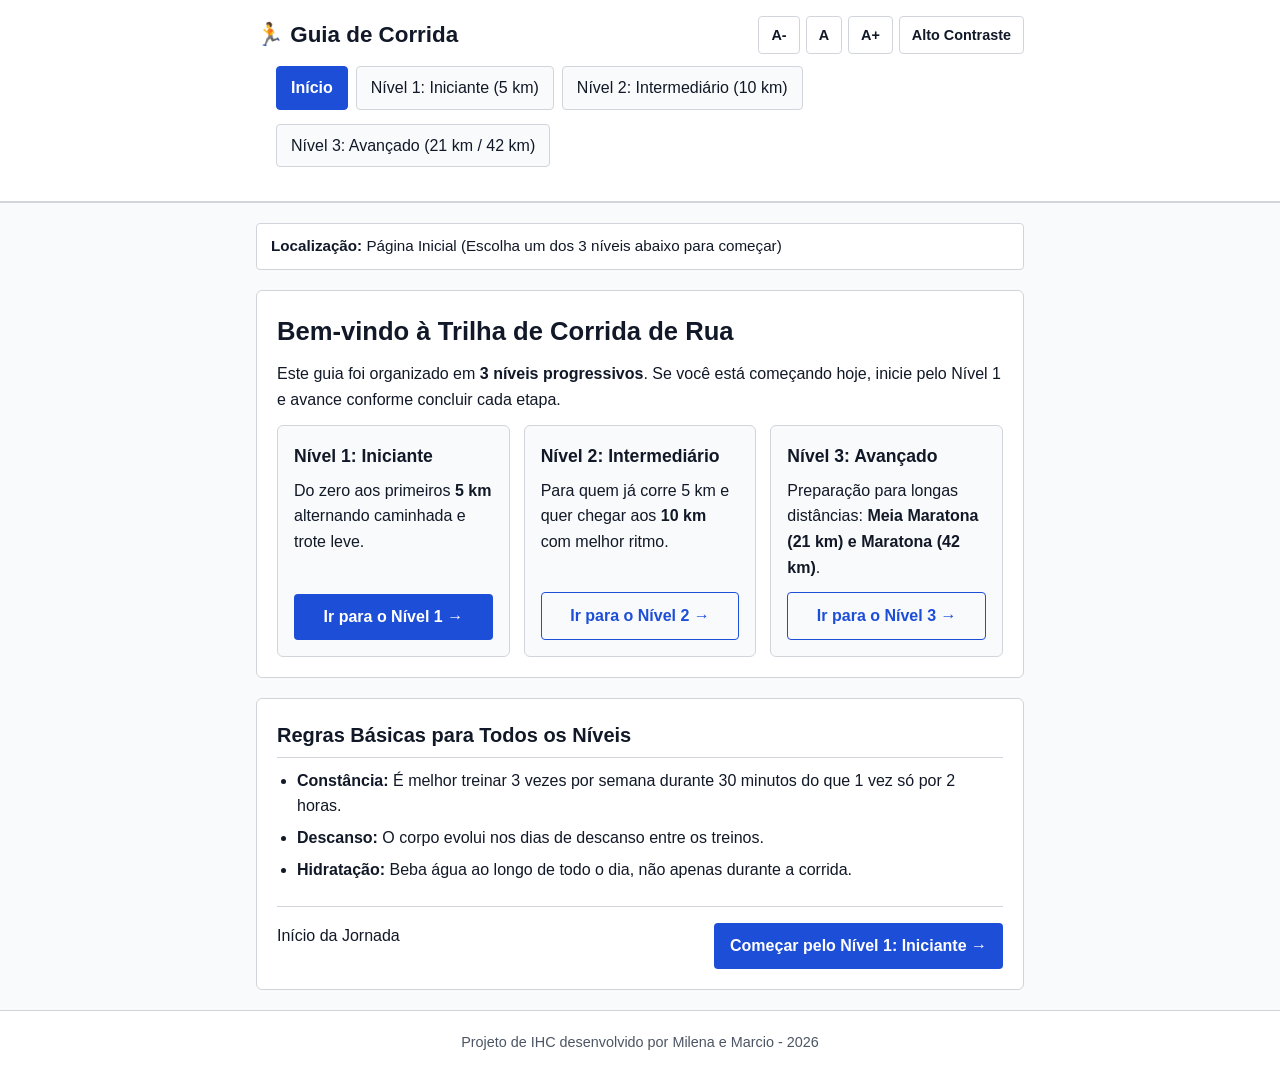
<file: index.html>
<!DOCTYPE html>
<html lang="pt-BR">
<head>
  <meta charset="UTF-8">
  <meta name="viewport" content="width=device-width, initial-scale=1.0">
  <title>Início | Guia Simples de Corrida</title>
  <link rel="stylesheet" href="style.css">
</head>
<body>
  <!-- Acessibilidade: Ir direto ao conteúdo -->
  <a href="#conteudo" class="skip-link">Pular para o conteúdo principal</a>

  <header>
    <div class="container">
      <div class="header-topo">
        <a href="index.html" class="titulo-site">🏃 Guia de Corrida</a>
        <div class="controles-acessibilidade" role="group" aria-label="Controles de acessibilidade">
          <button type="button" class="btn-contraste" onclick="alterarFonte(-10)" aria-label="Diminuir fonte">A-</button>
          <button type="button" class="btn-contraste" onclick="alterarFonte(0)" aria-label="Fonte tamanho padrão">A</button>
          <button type="button" class="btn-contraste" onclick="alterarFonte(10)" aria-label="Aumentar fonte">A+</button>
          <button type="button" class="btn-contraste" onclick="alternarContraste()">
            Alto Contraste
          </button>
        </div>
      </div>

      <nav aria-label="Menu de níveis">
        <ul>
          <li><a href="index.html" aria-current="page">Início</a></li>
          <li><a href="nivel1.html">Nível 1: Iniciante (5 km)</a></li>
          <li><a href="nivel2.html">Nível 2: Intermediário (10 km)</a></li>
          <li><a href="nivel3.html">Nível 3: Avançado (21 km / 42 km)</a></li>
        </ul>
      </nav>
    </div>
  </header>

  <main id="conteudo" class="container">
    <!-- UX: Localização clara do usuário -->
    <div class="barra-progresso" role="status">
      <strong>Localização:</strong> Página Inicial (Escolha um dos 3 níveis abaixo para começar)
    </div>

    <section class="bloco">
      <h1>Bem-vindo à Trilha de Corrida de Rua</h1>
      <p>
        Este guia foi organizado em <strong>3 níveis progressivos</strong>. Se você está começando hoje, inicie pelo Nível 1 e avance conforme concluir cada etapa.
      </p>

      <div class="lista-niveis">
        <article class="card-simples">
          <div>
            <h3>Nível 1: Iniciante</h3>
            <p>Do zero aos primeiros <strong>5 km</strong> alternando caminhada e trote leve.</p>
          </div>
          <a href="nivel1.html" class="btn">Ir para o Nível 1 →</a>
        </article>

        <article class="card-simples">
          <div>
            <h3>Nível 2: Intermediário</h3>
            <p>Para quem já corre 5 km e quer chegar aos <strong>10 km</strong> com melhor ritmo.</p>
          </div>
          <a href="nivel2.html" class="btn btn-secundario">Ir para o Nível 2 →</a>
        </article>

        <article class="card-simples">
          <div>
            <h3>Nível 3: Avançado</h3>
            <p>Preparação para longas distâncias: <strong>Meia Maratona (21 km) e Maratona (42 km)</strong>.</p>
          </div>
          <a href="nivel3.html" class="btn btn-secundario">Ir para o Nível 3 →</a>
        </article>
      </div>
    </section>

    <section class="bloco">
      <h2>Regras Básicas para Todos os Níveis</h2>
      <ul>
        <li><strong>Constância:</strong> É melhor treinar 3 vezes por semana durante 30 minutos do que 1 vez só por 2 horas.</li>
        <li><strong>Descanso:</strong> O corpo evolui nos dias de descanso entre os treinos.</li>
        <li><strong>Hidratação:</strong> Beba água ao longo de todo o dia, não apenas durante a corrida.</li>
      </ul>

      <div class="navegacao-niveis">
        <span>Início da Jornada</span>
        <a href="nivel1.html" class="btn">Começar pelo Nível 1: Iniciante →</a>
      </div>
    </section>
  </main>

  <footer>
    <div class="container">
      <p>Projeto de IHC desenvolvido por Milena e Marcio - 2026</p>
    </div>
  </footer>

  <script>
    let escalaFonte = parseInt(localStorage.getItem('fonte_simples') || '100', 10);
    document.documentElement.style.fontSize = escalaFonte + '%';
    if (localStorage.getItem('contraste_simples') === 'true') {
      document.body.classList.add('alto-contraste');
    }

    function alterarFonte(delta) {
      escalaFonte = delta === 0 ? 100 : Math.min(140, Math.max(80, escalaFonte + delta));
      document.documentElement.style.fontSize = escalaFonte + '%';
      localStorage.setItem('fonte_simples', escalaFonte);
    }

    function alternarContraste() {
      const ativo = document.body.classList.toggle('alto-contraste');
      localStorage.setItem('contraste_simples', ativo);
    }
  </script>
</body>
</html>
</file>
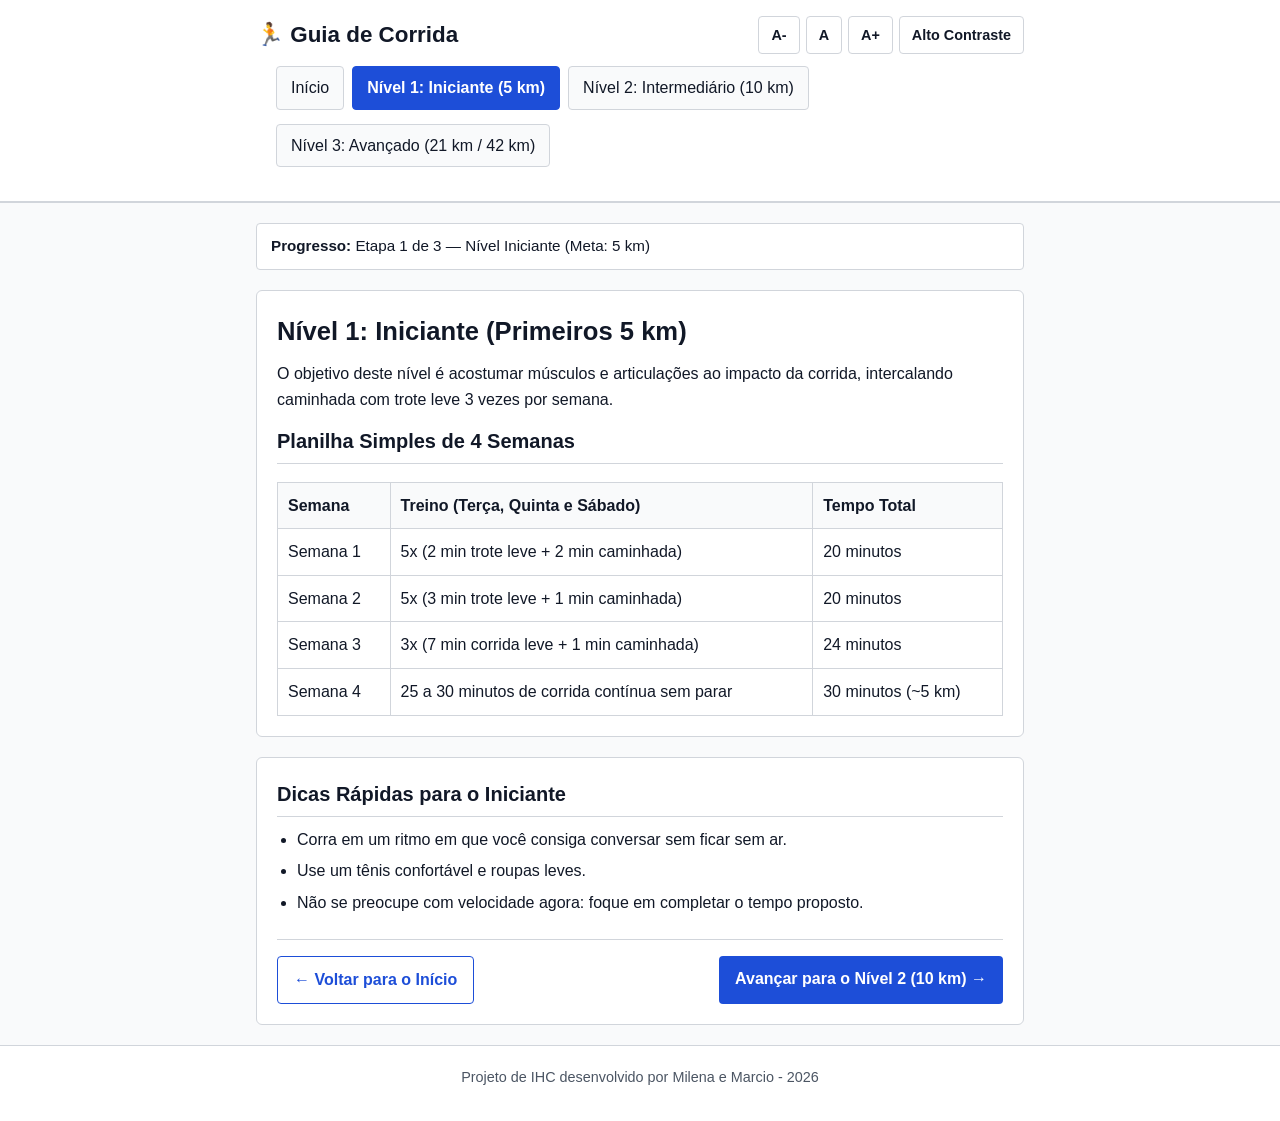
<file: nivel1.html>
<!DOCTYPE html>
<html lang="pt-BR">
<head>
  <meta charset="UTF-8">
  <meta name="viewport" content="width=device-width, initial-scale=1.0">
  <title>Nível 1: Iniciante (5 km) | Guia Simples de Corrida</title>
  <link rel="stylesheet" href="style.css">
</head>
<body>
  <a href="#conteudo" class="skip-link">Pular para o conteúdo principal</a>

  <header>
    <div class="container">
      <div class="header-topo">
        <a href="index.html" class="titulo-site">🏃 Guia de Corrida</a>
        <div class="controles-acessibilidade" role="group" aria-label="Controles de acessibilidade">
          <button type="button" class="btn-contraste" onclick="alterarFonte(-10)" aria-label="Diminuir fonte">A-</button>
          <button type="button" class="btn-contraste" onclick="alterarFonte(0)" aria-label="Fonte tamanho padrão">A</button>
          <button type="button" class="btn-contraste" onclick="alterarFonte(10)" aria-label="Aumentar fonte">A+</button>
          <button type="button" class="btn-contraste" onclick="alternarContraste()">
            Alto Contraste
          </button>
        </div>
      </div>

      <nav aria-label="Menu de níveis">
        <ul>
          <li><a href="index.html">Início</a></li>
          <li><a href="nivel1.html" aria-current="page">Nível 1: Iniciante (5 km)</a></li>
          <li><a href="nivel2.html">Nível 2: Intermediário (10 km)</a></li>
          <li><a href="nivel3.html">Nível 3: Avançado (21 km / 42 km)</a></li>
        </ul>
      </nav>
    </div>
  </header>

  <main id="conteudo" class="container">
    <div class="barra-progresso" role="status">
      <strong>Progresso:</strong> Etapa 1 de 3 — Nível Iniciante (Meta: 5 km)
    </div>

    <section class="bloco">
      <h1>Nível 1: Iniciante (Primeiros 5 km)</h1>
      <p>
        O objetivo deste nível é acostumar músculos e articulações ao impacto da corrida, intercalando caminhada com trote leve 3 vezes por semana.
      </p>

      <h2>Planilha Simples de 4 Semanas</h2>
      <div class="tabela-wrapper">
        <table>
          <thead>
            <tr>
              <th scope="col">Semana</th>
              <th scope="col">Treino (Terça, Quinta e Sábado)</th>
              <th scope="col">Tempo Total</th>
            </tr>
          </thead>
          <tbody>
            <tr>
              <td>Semana 1</td>
              <td>5x (2 min trote leve + 2 min caminhada)</td>
              <td>20 minutos</td>
            </tr>
            <tr>
              <td>Semana 2</td>
              <td>5x (3 min trote leve + 1 min caminhada)</td>
              <td>20 minutos</td>
            </tr>
            <tr>
              <td>Semana 3</td>
              <td>3x (7 min corrida leve + 1 min caminhada)</td>
              <td>24 minutos</td>
            </tr>
            <tr>
              <td>Semana 4</td>
              <td>25 a 30 minutos de corrida contínua sem parar</td>
              <td>30 minutos (~5 km)</td>
            </tr>
          </tbody>
        </table>
      </div>
    </section>

    <section class="bloco">
      <h2>Dicas Rápidas para o Iniciante</h2>
      <ul>
        <li>Corra em um ritmo em que você consiga conversar sem ficar sem ar.</li>
        <li>Use um tênis confortável e roupas leves.</li>
        <li>Não se preocupe com velocidade agora: foque em completar o tempo proposto.</li>
      </ul>

      <!-- Navegação entre os níveis -->
      <div class="navegacao-niveis">
        <a href="index.html" class="btn btn-secundario">← Voltar para o Início</a>
        <a href="nivel2.html" class="btn">Avançar para o Nível 2 (10 km) →</a>
      </div>
    </section>
  </main>

  <footer>
    <div class="container">
      <p>Projeto de IHC desenvolvido por Milena e Marcio - 2026</p>
    </div>
  </footer>

  <script>
    let escalaFonte = parseInt(localStorage.getItem('fonte_simples') || '100', 10);
    document.documentElement.style.fontSize = escalaFonte + '%';
    if (localStorage.getItem('contraste_simples') === 'true') {
      document.body.classList.add('alto-contraste');
    }

    function alterarFonte(delta) {
      escalaFonte = delta === 0 ? 100 : Math.min(140, Math.max(80, escalaFonte + delta));
      document.documentElement.style.fontSize = escalaFonte + '%';
      localStorage.setItem('fonte_simples', escalaFonte);
    }

    function alternarContraste() {
      const ativo = document.body.classList.toggle('alto-contraste');
      localStorage.setItem('contraste_simples', ativo);
    }
  </script>
</body>
</html>
</file>
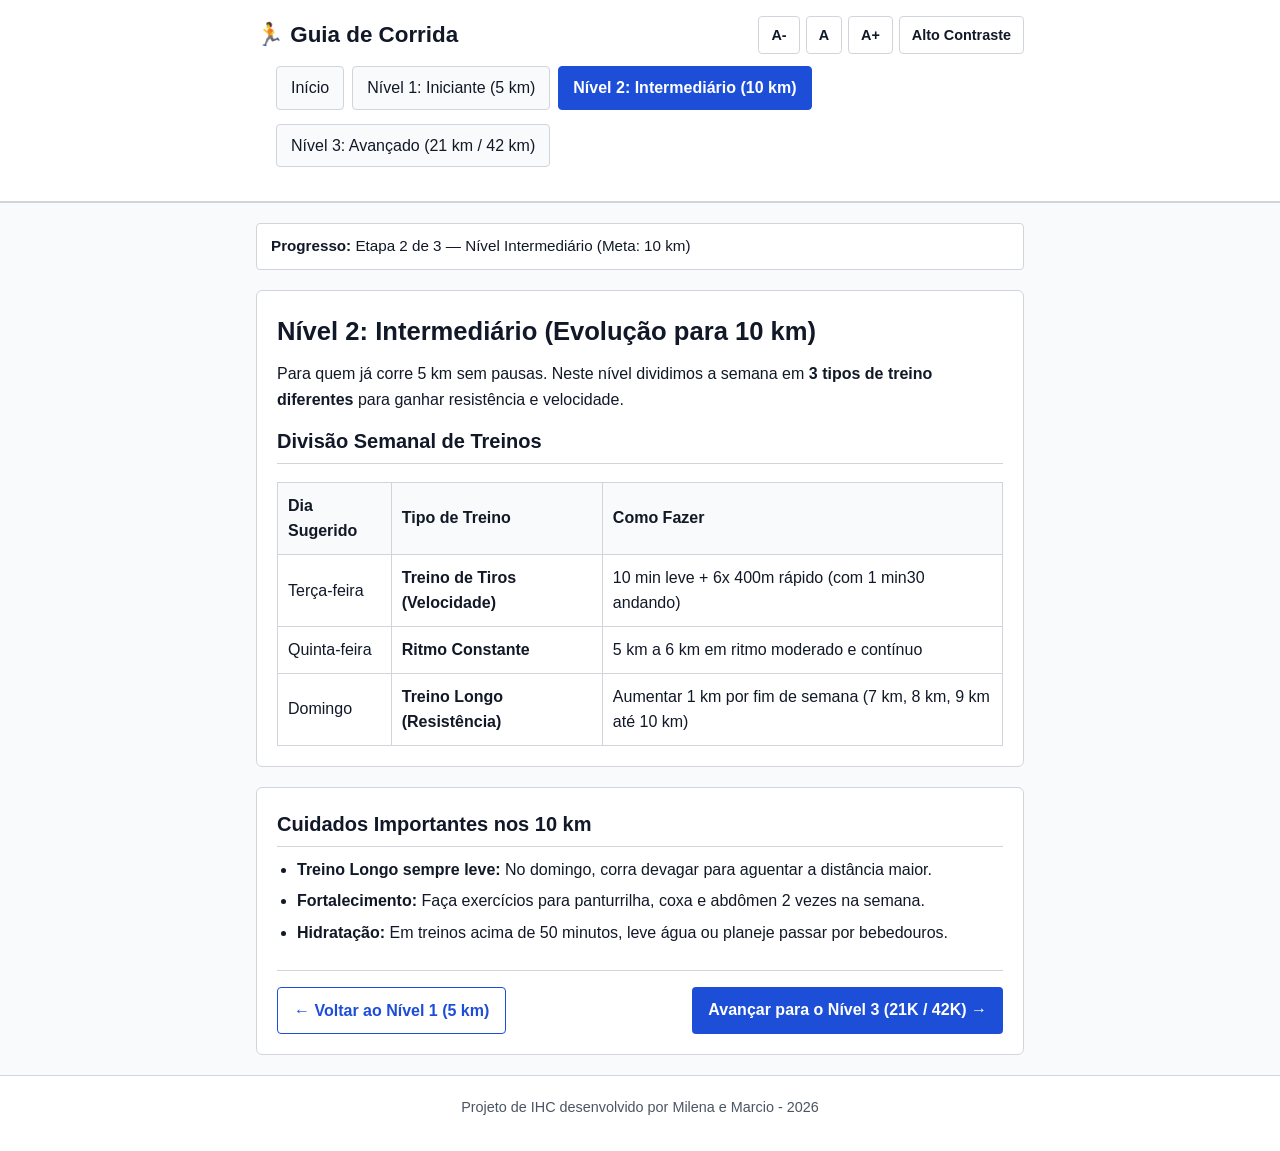
<file: nivel2.html>
<!DOCTYPE html>
<html lang="pt-BR">
<head>
  <meta charset="UTF-8">
  <meta name="viewport" content="width=device-width, initial-scale=1.0">
  <title>Nível 2: Intermediário (10 km) | Guia Simples de Corrida</title>
  <link rel="stylesheet" href="style.css">
</head>
<body>
  <a href="#conteudo" class="skip-link">Pular para o conteúdo principal</a>

  <header>
    <div class="container">
      <div class="header-topo">
        <a href="index.html" class="titulo-site">🏃 Guia de Corrida</a>
        <div class="controles-acessibilidade" role="group" aria-label="Controles de acessibilidade">
          <button type="button" class="btn-contraste" onclick="alterarFonte(-10)" aria-label="Diminuir fonte">A-</button>
          <button type="button" class="btn-contraste" onclick="alterarFonte(0)" aria-label="Fonte tamanho padrão">A</button>
          <button type="button" class="btn-contraste" onclick="alterarFonte(10)" aria-label="Aumentar fonte">A+</button>
          <button type="button" class="btn-contraste" onclick="alternarContraste()">
            Alto Contraste
          </button>
        </div>
      </div>

      <nav aria-label="Menu de níveis">
        <ul>
          <li><a href="index.html">Início</a></li>
          <li><a href="nivel1.html">Nível 1: Iniciante (5 km)</a></li>
          <li><a href="nivel2.html" aria-current="page">Nível 2: Intermediário (10 km)</a></li>
          <li><a href="nivel3.html">Nível 3: Avançado (21 km / 42 km)</a></li>
        </ul>
      </nav>
    </div>
  </header>

  <main id="conteudo" class="container">
    <div class="barra-progresso" role="status">
      <strong>Progresso:</strong> Etapa 2 de 3 — Nível Intermediário (Meta: 10 km)
    </div>

    <section class="bloco">
      <h1>Nível 2: Intermediário (Evolução para 10 km)</h1>
      <p>
        Para quem já corre 5 km sem pausas. Neste nível dividimos a semana em <strong>3 tipos de treino diferentes</strong> para ganhar resistência e velocidade.
      </p>

      <h2>Divisão Semanal de Treinos</h2>
      <div class="tabela-wrapper">
        <table>
          <thead>
            <tr>
              <th scope="col">Dia Sugerido</th>
              <th scope="col">Tipo de Treino</th>
              <th scope="col">Como Fazer</th>
            </tr>
          </thead>
          <tbody>
            <tr>
              <td>Terça-feira</td>
              <td><strong>Treino de Tiros (Velocidade)</strong></td>
              <td>10 min leve + 6x 400m rápido (com 1 min30 andando)</td>
            </tr>
            <tr>
              <td>Quinta-feira</td>
              <td><strong>Ritmo Constante</strong></td>
              <td>5 km a 6 km em ritmo moderado e contínuo</td>
            </tr>
            <tr>
              <td>Domingo</td>
              <td><strong>Treino Longo (Resistência)</strong></td>
              <td>Aumentar 1 km por fim de semana (7 km, 8 km, 9 km até 10 km)</td>
            </tr>
          </tbody>
        </table>
      </div>
    </section>

    <section class="bloco">
      <h2>Cuidados Importantes nos 10 km</h2>
      <ul>
        <li><strong>Treino Longo sempre leve:</strong> No domingo, corra devagar para aguentar a distância maior.</li>
        <li><strong>Fortalecimento:</strong> Faça exercícios para panturrilha, coxa e abdômen 2 vezes na semana.</li>
        <li><strong>Hidratação:</strong> Em treinos acima de 50 minutos, leve água ou planeje passar por bebedouros.</li>
      </ul>

      <div class="navegacao-niveis">
        <a href="nivel1.html" class="btn btn-secundario">← Voltar ao Nível 1 (5 km)</a>
        <a href="nivel3.html" class="btn">Avançar para o Nível 3 (21K / 42K) →</a>
      </div>
    </section> 
  </main>

  <footer>
    <div class="container">
      <p>Projeto de IHC desenvolvido por Milena e Marcio - 2026</p>
    </div>
  </footer> 

  <script>
    let escalaFonte = parseInt(localStorage.getItem('fonte_simples') || '100', 10);
    document.documentElement.style.fontSize = escalaFonte + '%';
    if (localStorage.getItem('contraste_simples') === 'true') {
      document.body.classList.add('alto-contraste');
    }

    function alterarFonte(delta) {
      escalaFonte = delta === 0 ? 100 : Math.min(140, Math.max(80, escalaFonte + delta));
      document.documentElement.style.fontSize = escalaFonte + '%';
      localStorage.setItem('fonte_simples', escalaFonte);
    } 

    function alternarContraste() {
      const ativo = document.body.classList.toggle('alto-contraste');
      localStorage.setItem('contraste_simples', ativo);
    }
  </script>
</body>
</html>
</file>
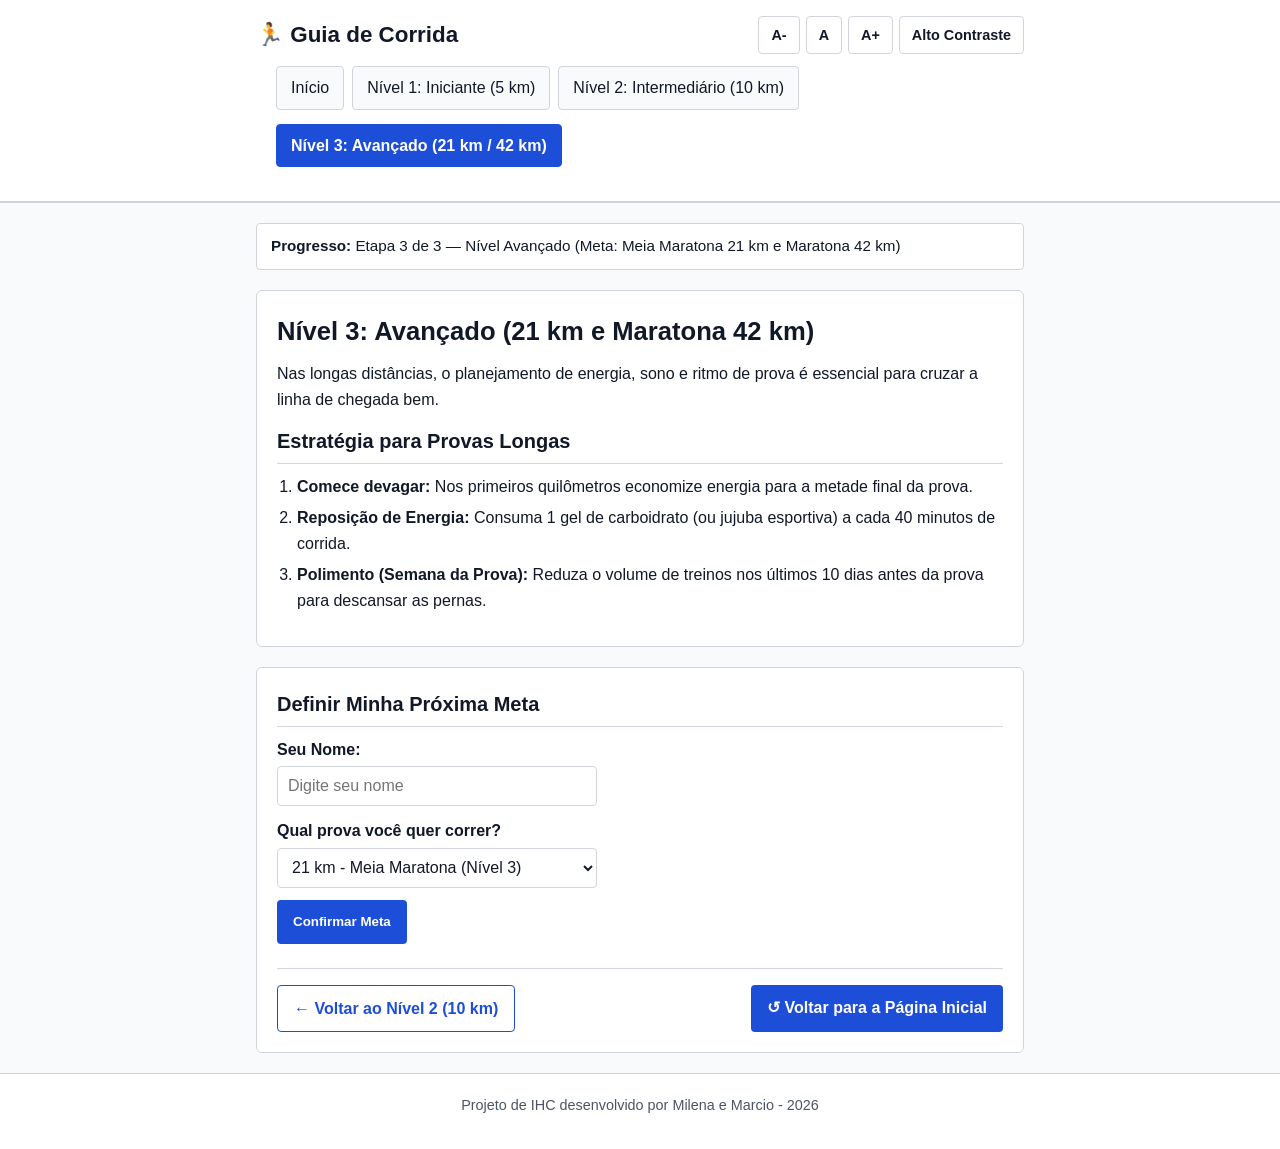
<file: nivel3.html>
<!DOCTYPE html>
<html lang="pt-BR">
<head>
  <meta charset="UTF-8">
  <meta name="viewport" content="width=device-width, initial-scale=1.0">
  <title>Nível 3: Avançado (21 km / 42 km) | Guia Simples de Corrida</title>
  <link rel="stylesheet" href="style.css">
</head>
<body>
  <a href="#conteudo" class="skip-link">Pular para o conteúdo principal</a> 

  <header>
    <div class="container">
      <div class="header-topo">
        <a href="index.html" class="titulo-site">🏃 Guia de Corrida</a>
        <div class="controles-acessibilidade" role="group" aria-label="Controles de acessibilidade">
          <button type="button" class="btn-contraste" onclick="alterarFonte(-10)" aria-label="Diminuir fonte">A-</button>
          <button type="button" class="btn-contraste" onclick="alterarFonte(0)" aria-label="Fonte tamanho padrão">A</button>
          <button type="button" class="btn-contraste" onclick="alterarFonte(10)" aria-label="Aumentar fonte">A+</button>
          <button type="button" class="btn-contraste" onclick="alternarContraste()">
            Alto Contraste 
          </button>
        </div>
      </div>

      <nav aria-label="Menu de níveis">
        <ul>
          <li><a href="index.html">Início</a></li>
          <li><a href="nivel1.html">Nível 1: Iniciante (5 km)</a></li>
          <li><a href="nivel2.html">Nível 2: Intermediário (10 km)</a></li>
          <li><a href="nivel3.html" aria-current="page">Nível 3: Avançado (21 km / 42 km)</a></li>
        </ul>
      </nav>
    </div>
  </header>

  <main id="conteudo" class="container">
    <div class="barra-progresso" role="status">
      <strong>Progresso:</strong> Etapa 3 de 3 — Nível Avançado (Meta: Meia Maratona 21 km e Maratona 42 km)
    </div>

    <section class="bloco">
      <h1>Nível 3: Avançado (21 km e Maratona 42 km)</h1>
      <p>
        Nas longas distâncias, o planejamento de energia, sono e ritmo de prova é essencial para cruzar a linha de chegada bem.
      </p>

      <h2>Estratégia para Provas Longas</h2>
      <ol>
        <li><strong>Comece devagar:</strong> Nos primeiros quilômetros economize energia para a metade final da prova.</li>
        <li><strong>Reposição de Energia:</strong> Consuma 1 gel de carboidrato (ou jujuba esportiva) a cada 40 minutos de corrida.</li>
        <li><strong>Polimento (Semana da Prova):</strong> Reduza o volume de treinos nos últimos 10 dias antes da prova para descansar as pernas.</li>
      </ol>
    </section>

    <section class="bloco">
      <h2>Definir Minha Próxima Meta</h2>
      <form onsubmit="event.preventDefault(); document.getElementById('msg-meta').textContent = 'Meta salva com sucesso! Bons treinos!';">
        <div class="campo">
          <label for="nome">Seu Nome:</label>
          <input type="text" id="nome" name="nome" required placeholder="Digite seu nome">
        </div> 

        <div class="campo">
          <label for="distancia">Qual prova você quer correr?</label>
          <select id="distancia" name="distancia">
            <option value="5km">5 km (Nível 1)</option>
            <option value="10km">10 km (Nível 2)</option>
            <option value="21km" selected>21 km - Meia Maratona (Nível 3)</option>
            <option value="42km">42 km - Maratona (Nível 3)</option>
          </select>
        </div>

        <button type="submit" class="btn">Confirmar Meta</button>
        <p id="msg-meta" role="status" aria-live="polite" style="margin-top: 10px; font-weight: bold;"></p>
      </form>

      <div class="navegacao-niveis">
        <a href="nivel2.html" class="btn btn-secundario">← Voltar ao Nível 2 (10 km)</a>
        <a href="index.html" class="btn">↺ Voltar para a Página Inicial</a>
      </div>
    </section>
  </main>

  <footer>
    <div class="container">
      <p>Projeto de IHC desenvolvido por Milena e Marcio - 2026</p>
    </div>
  </footer>

  <script>
    let escalaFonte = parseInt(localStorage.getItem('fonte_simples') || '100', 10);
    document.documentElement.style.fontSize = escalaFonte + '%';
    if (localStorage.getItem('contraste_simples') === 'true') {
      document.body.classList.add('alto-contraste');
    }

    function alterarFonte(delta) {
      escalaFonte = delta === 0 ? 100 : Math.min(140, Math.max(80, escalaFonte + delta));
      document.documentElement.style.fontSize = escalaFonte + '%';
      localStorage.setItem('fonte_simples', escalaFonte);
    }

    function alternarContraste() {
      const ativo = document.body.classList.toggle('alto-contraste');
      localStorage.setItem('contraste_simples', ativo);
    }
  </script>
</body>
</html>
</file>
<file: style.css>
/* ==========================================================================
   Versão Simples - Guia de Corrida por Níveis
   Foco: Visual limpo, minimalista, responsivo, boa UX e Acessibilidade
   ========================================================================== */

:root {
  --bg: #f9fafb;
  --surface: #ffffff;
  --text: #111827;
  --muted: #4b5563;
  --primary: #1d4ed8;       /* Azul forte com ótimo contraste */
  --primary-hover: #1e40af;
  --success: #15803d;
  --border: #d1d5db;
  --focus: #d97706;
}

/* Modo Alto Contraste opcional */
body.alto-contraste {
  --bg: #000000;
  --surface: #000000;
  --text: #ffffff;
  --muted: #e5e7eb;
  --primary: #fde047;
  --primary-hover: #facc15;
  --success: #4ade80;
  --border: #ffffff;
  --focus: #38bdf8;
}

* {
  box-sizing: border-box;
  margin: 0;
  padding: 0;
}

html {
  font-size: 100%;
}

body {
  font-family: Arial, Helvetica, sans-serif;
  background-color: var(--bg);
  color: var(--text);
  line-height: 1.6;
  font-size: 1rem;
}

/* Acessibilidade: foco visível para navegação por teclado (Tab) */
:focus-visible {
  outline: 3px solid var(--focus);
  outline-offset: 2px;
}

/* Link "Pular para o conteúdo" */
.skip-link {
  position: absolute;
  top: -100px;
  left: 10px;
  background: var(--primary);
  color: #ffffff;
  padding: 8px 12px;
  text-decoration: none;
  font-weight: bold;
}

body.alto-contraste .skip-link {
  color: #000000;
}

.skip-link:focus {
  top: 10px;
}

/* Container centralizado e simples */
.container {
  max-width: 800px;
  margin: 0 auto;
  padding: 0 16px;
}

/* Cabeçalho simples */
header {
  background-color: var(--surface);
  border-bottom: 2px solid var(--border);
  padding: 16px 0;
}

.header-topo {
  display: flex;
  justify-content: space-between;
  align-items: center;
  flex-wrap: wrap;
  gap: 10px;
  margin-bottom: 12px;
}

.titulo-site {
  font-size: 1.4rem;
  font-weight: bold;
  color: var(--text);
  text-decoration: none;
}

.controles-acessibilidade {
  display: flex;
  flex-wrap: wrap;
  gap: 6px;
  align-items: center;
}

.btn-contraste {
  background: var(--surface);
  color: var(--text);
  border: 1px solid var(--border);
  padding: 6px 12px;
  min-height: 38px;
  border-radius: 4px;
  cursor: pointer;
  font-size: 0.9rem;
  font-weight: bold;
}

.btn-contraste:hover {
  border-color: var(--primary);
}

/* Menu de Navegação */
nav ul {
  list-style: none;
  display: flex;
  flex-wrap: wrap;
  gap: 8px;
}

nav a {
  display: inline-block;
  padding: 8px 14px;
  min-height: 40px;
  text-decoration: none;
  color: var(--text);
  border: 1px solid var(--border);
  border-radius: 4px;
  background-color: var(--bg);
}

nav a:hover {
  border-color: var(--primary);
}

nav a[aria-current="page"] {
  background-color: var(--primary);
  color: #ffffff;
  border-color: var(--primary);
  font-weight: bold;
}

body.alto-contraste nav a[aria-current="page"] {
  color: #000000;
}

/* Indicador de Nível / Onde estou (UX) */
.barra-progresso {
  background-color: var(--surface);
  border: 1px solid var(--border);
  border-radius: 4px;
  padding: 10px 14px;
  margin: 20px 0;
  font-size: 0.95rem;
}

/* Conteúdo Principal */
main {
  padding-bottom: 40px;
}

.bloco {
  background-color: var(--surface);
  border: 1px solid var(--border);
  border-radius: 6px;
  padding: 20px;
  margin-bottom: 20px;
}

h1 {
  font-size: 1.6rem;
  margin-bottom: 10px;
}

h2 {
  font-size: 1.25rem;
  margin-bottom: 10px;
  border-bottom: 1px solid var(--border);
  padding-bottom: 6px;
}

p {
  margin-bottom: 12px;
}

ul, ol {
  margin-left: 20px;
  margin-bottom: 12px;
}

li {
  margin-bottom: 6px;
}

/* Lista de Níveis na Home */
.lista-niveis {
  display: grid;
  grid-template-columns: repeat(auto-fit, minmax(220px, 1fr));
  gap: 14px;
  margin-top: 12px;
}

.card-simples {
  border: 1px solid var(--border);
  border-radius: 6px;
  padding: 16px;
  background-color: var(--bg);
  display: flex;
  flex-direction: column;
  justify-content: space-between;
}

.card-simples h3 {
  font-size: 1.1rem;
  margin-bottom: 8px;
}

/* Tabela Simples e Responsiva */
.tabela-wrapper {
  overflow-x: auto;
}

table {
  width: 100%;
  border-collapse: collapse;
  margin-top: 8px;
}

th, td {
  border: 1px solid var(--border);
  padding: 10px;
  text-align: left;
}

th {
  background-color: var(--bg);
}

/* Botões e Links de Ação */
.btn {
  display: inline-block;
  padding: 10px 16px;
  min-height: 44px;
  background-color: var(--primary);
  color: #ffffff;
  text-decoration: none;
  border-radius: 4px;
  font-weight: bold;
  border: none;
  cursor: pointer;
  text-align: center;
}

.btn:hover {
  background-color: var(--primary-hover);
}

body.alto-contraste .btn {
  color: #000000;
}

.btn-secundario {
  background-color: transparent;
  color: var(--primary);
  border: 1px solid var(--primary);
}

.btn-secundario:hover {
  background-color: var(--primary);
  color: #ffffff;
}

/* Formulário simples */
.campo {
  margin-bottom: 12px;
}

.campo label {
  display: block;
  font-weight: bold;
  margin-bottom: 4px;
}

.campo input,
.campo select {
  width: 100%;
  max-width: 320px;
  padding: 8px 10px;
  min-height: 40px;
  border: 1px solid var(--border);
  border-radius: 4px;
  font-size: 1rem;
  background-color: var(--surface);
  color: var(--text);
}

/* Paginação entre Níveis (Anterior / Próximo) */
.navegacao-niveis {
  display: flex;
  justify-content: space-between;
  flex-wrap: wrap;
  gap: 10px;
  margin-top: 24px;
  padding-top: 16px;
  border-top: 1px solid var(--border);
}

/* Rodapé */
footer {
  border-top: 1px solid var(--border);
  padding: 20px 0;
  text-align: center;
  font-size: 0.9rem;
  color: var(--muted);
  background-color: var(--surface);
}

/* Responsividade Mobile */
@media (max-width: 600px) {
  nav ul {
    flex-direction: column;
  }

  nav a {
    width: 100%;
  }

  .navegacao-niveis {
    flex-direction: column;
  }

  .navegacao-niveis .btn {
    width: 100%;
  }
}
</file>
